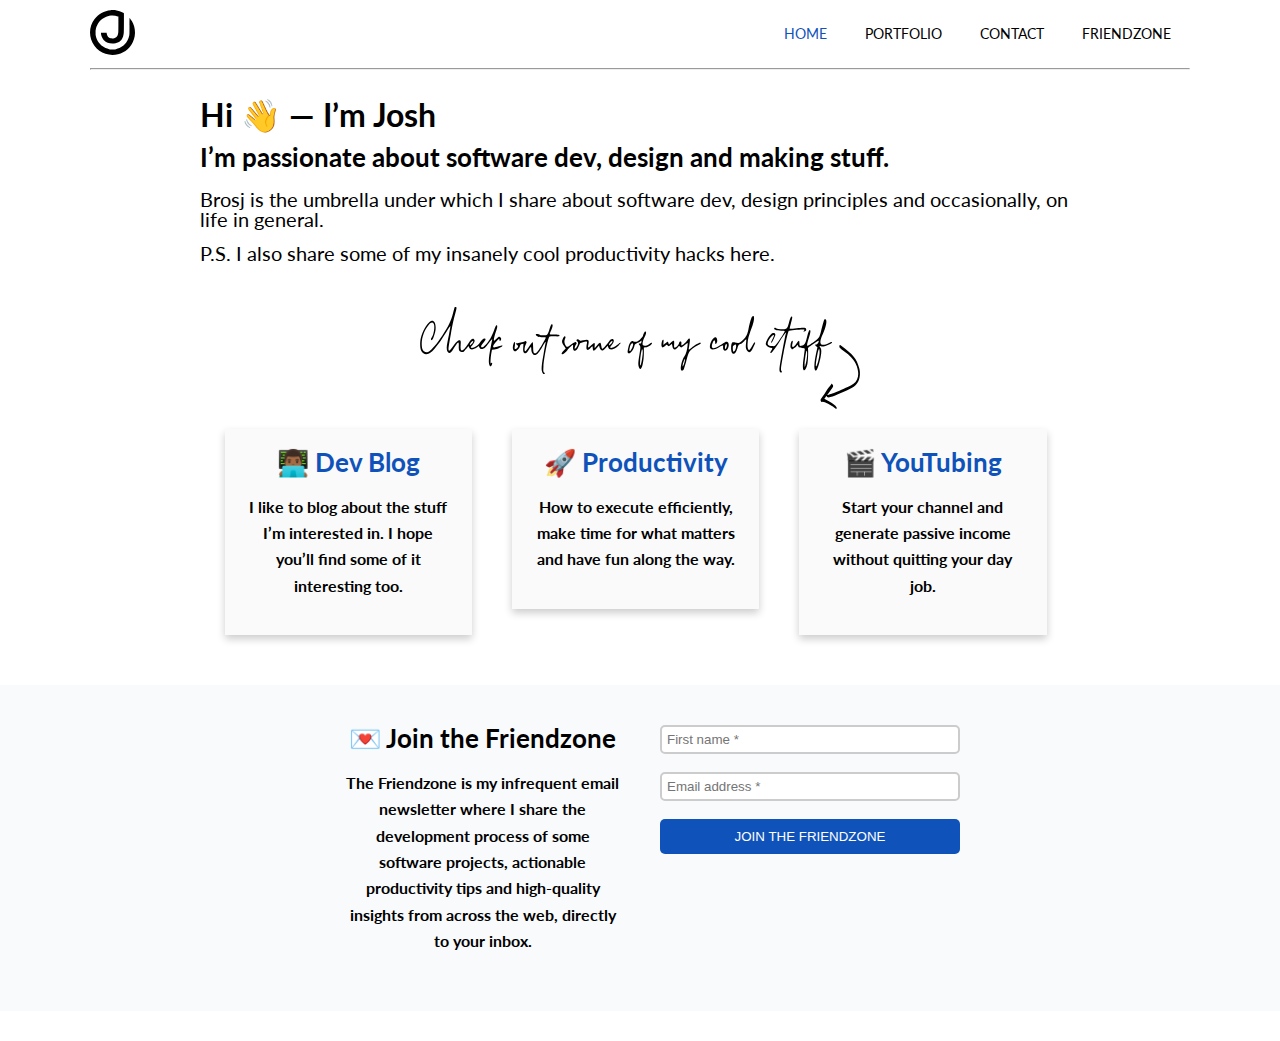
<file: index.html>
<!DOCTYPE html>
<html lang="en">
  <head>
    <meta charset="UTF-8" />
    <meta http-equiv="X-UA-Compatible" content="IE=edge" />
    <meta name="viewport" content="width=device-width, initial-scale=1.0" />
    <title>Joshua Onyeuche</title>
    <link rel="stylesheet" href="css/index.css" />
    <link rel="stylesheet" type="text/css" href="//fonts.googleapis.com/css?family=Lato" />
  </head>

  <body>
    <div class="container">
      <div class="topnav">
        <img src="images/J_512x512_BLACK.svg" width=45px height=45px/>
        <ul>
          <li><a class="active" href="#HOME">HOME</a></li>
          <li><a href="#PORTFOLIO">PORTFOLIO</a></li>
          <li><a href="#CONTACT">CONTACT</a></li>
          <li><a href="#friendzone">FRIENDZONE</a></li>
        </ul>
        <!-- <hr> -->
      </div>
      <hr>

      <main>
        <div class="introduction">
          <h1>Hi 👋 ― I’m Josh</h1>
          <h2>I’m passionate about software dev, design and making stuff.</h2>
          <p>Brosj is the umbrella under which I share about software dev, design principles and occasionally, on life in general.</p>
          <p>P.S. I also share some of my insanely cool productivity hacks here.</p>
        </div>

        <div class="coolstuff">
          <img src="images/Cool-stuff-EDIT-1.svg" alt="Check out some of my cool stuff" width=50%>
          <div class="row">
            <div class="column">
              <div class="card">
                <h2>👨🏾‍💻 Dev Blog</h2>
                <h3>I like to blog about the stuff I’m interested in. I hope you’ll find some of it interesting too.</h3>
              </div>
            </div>
          
            <div class="column">
              <div class="card">
                <h2>🚀 Productivity</h2>
                <h3>How to execute efficiently, make time for what matters and have fun along the way.</h3>
              </div>
            </div>
            
            <div class="column">
              <div class="card">
                <h2>🎬 YouTubing</h2>
                <h3>Start your channel and generate passive income without quitting your day job.</h3>
              </div>
            </div>
          </div>
        </div>
        
      </main>
    </div>

    <div id="friendzone">
      <div class="row">
        <div class="friendtext">
          <h2>💌 Join the Friendzone</h2>
          <h3>The Friendzone is my infrequent email newsletter where I share the development process of some software projects, actionable productivity tips and high-quality insights from across the web, directly to your inbox.</h3>
        </div>
        <div>
          <form class="friendinput" action="/index.js">
            <!-- <label for="fname">First name: </label> -->
            <input type="text" id="fname" name="fname" placeholder="First name *" required><br><br>
            <!-- <label for="email">Email address: </label> -->
            <input type="email" id="email" name="email" placeholder="Email address *" required><br><br>
            <input type="submit" value="JOIN THE FRIENDZONE">
          </form>
        </div>
      </div>
    </div>

  </body>
</html>
</file>
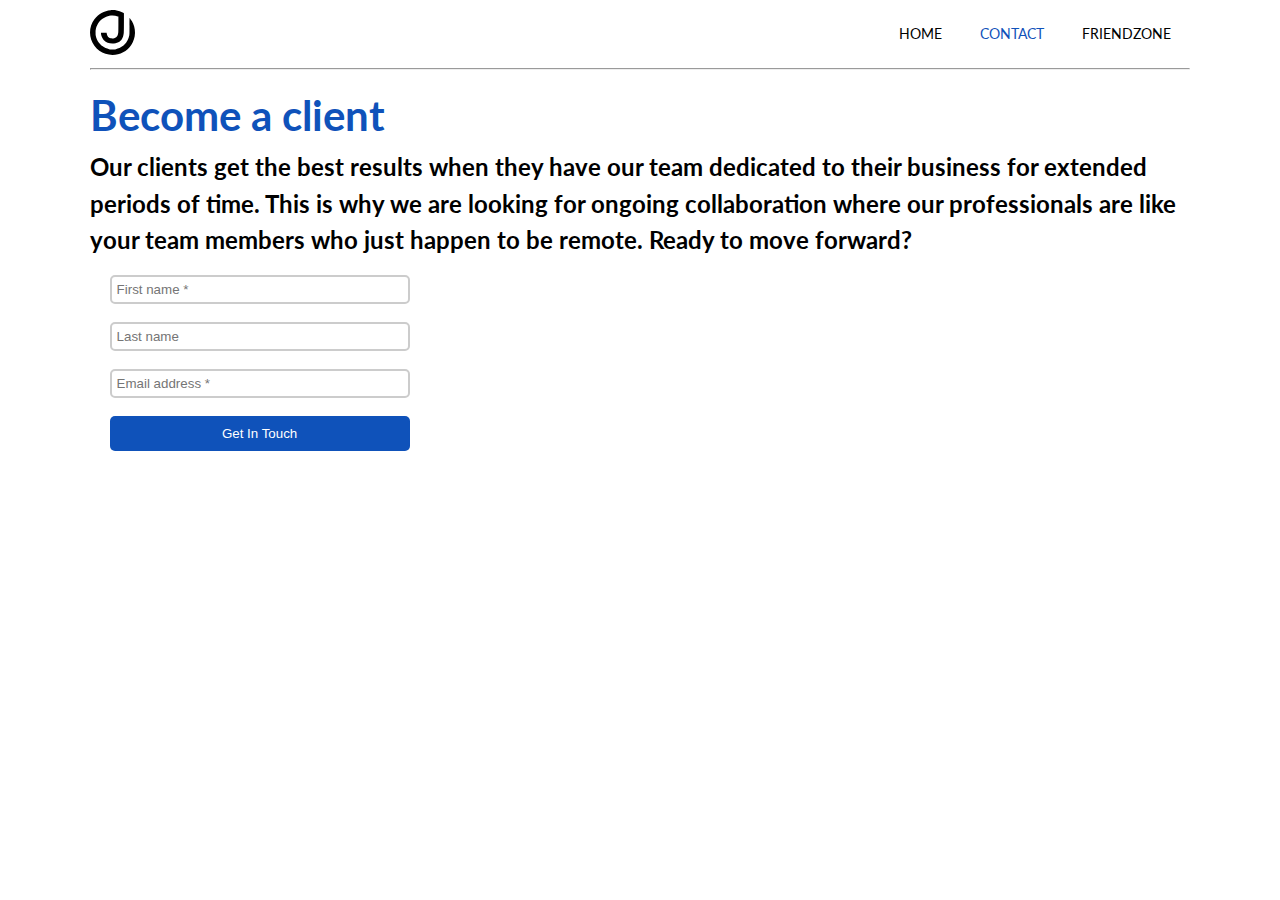
<file: pages/contact.html>
<!DOCTYPE html>
<html lang="en">
<head>
    <meta charset="UTF-8">
    <meta http-equiv="X-UA-Compatible" content="IE=edge">
    <meta name="viewport" content="width=device-width, initial-scale=1.0">
    <title>Contact Josh</title>
    <link rel="stylesheet" href="../css/index.css" />
    <link rel="stylesheet" type="text/css" href="//fonts.googleapis.com/css?family=Lato" />
</head>

<body>
    <div class="container">
        <div class="topnav">
          <img src="../images/J_512x512_BLACK.svg" width=45px height=45px/>
          <ul>
            <li><a href="../index.html">HOME</a></li>
            <!-- <li><a href="#PORTFOLIO">PORTFOLIO</a></li> -->
            <li><a class="active" href="pages/contact.html">CONTACT</a></li>
            <li><a href="../index.html">FRIENDZONE</a></li>
          </ul>
          <!-- <hr> -->
        </div>
        <hr>
  
        <main>
          <div class="contactheader">
            <h1 style="color:#0f52ba; font-size: 42px;">Become a client</h1>
            <h2 style="font-size: 24px; line-height: 36.4px;">Our clients get the best results when they have our team dedicated to their business for extended periods of time. This is why we are looking for ongoing collaboration where our professionals are like your team members who just happen to be remote. Ready to move forward?</h2>
          </div>
  
          <div class="column">
            <form action="../index.js">
              <input type="text" id="fname" name="fname" placeholder="First name *" required><br><br>
              <input type="text" id="lname" name="lname" placeholder="Last name"><br><br>
              <input type="email" id="email" name="email" placeholder="Email address *" required><br><br>
              <input type="submit" value="Get In Touch">
            </form>
          </div>
          
        </main>
      </div>
</body>
</html>
</file>
<file: css/index.css>
/* Style the links inside the navigation bar */
* {
  box-sizing: border-box;
  padding: 0;
  margin: 0;
}

h1 {
  font-family: Lato;
  font-size: 32px;
  font-style: normal;
  font-variant: normal;
  font-weight: 700;
  line-height: 26.4px;
  padding-bottom: 0.5em;
}

h2 {
  font-family: Lato;
  font-size: 26px;
  font-style: normal;
  font-variant: normal;
  font-weight: 700;
  line-height: 26.4px;
  padding-bottom: 0.7em;
}

h3 {
  font-family: Lato;
  font-size: 16px;
  font-style: normal;
  font-variant: normal;
  font-weight: 700;
  line-height: 26.4px;
  padding-bottom: 1em;
}

p {
  font-family: Lato;
  font-size: 20px;
  font-style: normal;
  font-variant: normal;
  font-weight: 400;
  line-height: 20px;
  padding-bottom: 0.7em;
}

blockquote {
  font-family: Lato;
  font-size: 21px;
  font-style: normal;
  font-variant: normal;
  font-weight: 400;
  line-height: 30px;
}

pre {
  font-family: Lato;
  font-size: 13px;
  font-style: normal;
  font-variant: normal;
  font-weight: 400;
  line-height: 18.5714px;
}


hr {
  /* border-top: 1px solid red; */
  /* margin-top: 1em; */
}

.topnav {
  color: #000;
  text-align: left;
  padding: 10px 0px;
  text-decoration: none;
  font-size: 14px;
  display: flex;
  justify-content: space-between;
}

.topnav ul {
  display: flex;
  justify-content: right;
}

.topnav ul li {
  list-style-type: none;
  margin: 0 5px;
  padding: 1em;
}

.topnav a {
  font-family: Lato;
  font-size: 14px;
  font-style: normal;
  font-variant: normal;
  font-weight: 400;
  line-height: 20px;
  text-decoration: none;
  color: black;
}

/* Change the color of links on hover */
.topnav a:hover {
  /* background-color: #ddd; */
  color: #0f52ba;
}

/* Add a color to the active/current link */
.topnav a.active {
  /* background-color: #04AA6D; */
  color: #0f52ba;
}

.container {
  width: 86%;
  margin: 0 auto;
}

/* Style the main section*/
main {
  /* display: flex;
  justify-content: space-between; */
  margin-top: 2em;
}

.introduction {
  display: flex;
  flex-direction: column;
  align-content: center;
  margin: 0 auto;
  width: 80%;
  /* text-align: ; */
}

.coolstuff {
  display: flex;
  flex-direction: column;
  align-items: center;
  width: 80%;
  margin: 30px auto;
}

/* Float four columns side by side */
.column {
  float: left;
  width: 33%;
  padding: 0 20px;
}

/* Remove extra left and right margins, due to padding */
.row {
  margin: 20px 5px;
}

/* Clear floats after the columns */
.row:after {
  content: "";
  display: table;
  clear: both;
}

/* Responsive columns */
@media screen and (max-width: 600px) {
  .column {
    width: 100%;
    display: block;
    margin-bottom: 20px;
  }
}

/* Style the counter cards */
.card {
  box-shadow: 0 4px 8px 0 rgba(0, 0, 0, 0.2);
  padding: 20px;
  text-align: center;
  background-color: #fafafa;
}

.card h2 {
  color: #0f52ba;
}

/* Style the footer*/
#friendzone {
  background-color: #F8FAFC;
  display: flex;
  flex-direction: column;
  align-items: center;
  width: 100%;
  margin: 30px auto;
  padding: 0 25%;
}

.friendtext {
  float: left;
  width: 50%;
  padding: 20px 20px;
  text-align: center;
}

.friendinput {
  float: left;
  width: 50%;
  padding: 20px 20px;
}

input[type=text] {
  padding: 5px; 
  width: 300px;
  border: 2px solid #ccc; 
  -webkit-border-radius: 5px;
  border-radius: 5px;
}

input[type=email] {
  padding: 5px; 
  width: 300px;
  border: 2px solid #ccc; 
  -webkit-border-radius: 5px;
  border-radius: 5px;
}

input[type=text]:focus {
  border-color:#0f52ba;
}

input[type=submit] {
  padding: 10px 15px; 
  width: 300px;
  background: #0f52ba; 
  color: #fff;
  border: 0 none;
  cursor: pointer;
  -webkit-border-radius: 5px;
  border-radius: 5px; 
}
</file>
